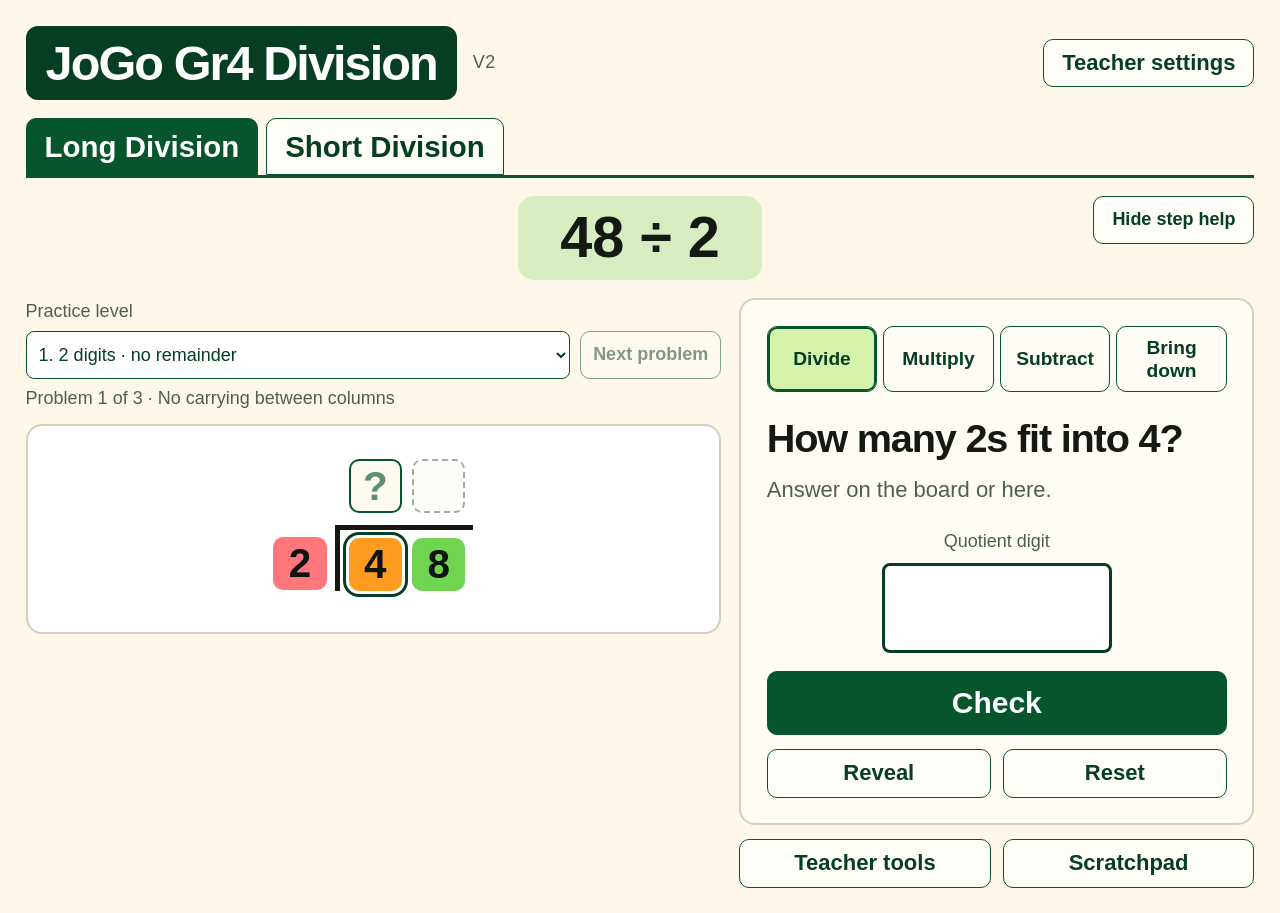
<file: index.html>
<!DOCTYPE html>
<html lang="en">
<head>
  <meta charset="UTF-8">
  <meta name="viewport" content="width=device-width, initial-scale=1.0">
  <title>JoGo Gr4 Division · V2</title>
  <link rel="manifest" href="./manifest.json">
  <link rel="apple-touch-icon" href="./apple-touch-icon.png">
  <meta name="apple-mobile-web-app-capable" content="yes">
  <meta name="apple-mobile-web-app-title" content="Gr4 Division">
  <meta name="theme-color" content="#07552d">
  <link rel="stylesheet" href="./styles.css">
</head>
<body>
  <main class="app">
    <header class="brand">
      <h1>JoGo Gr4 Division</h1>
      <span class="version">V2</span>
      <button id="teacherToggle" type="button" aria-expanded="false" aria-controls="teacherDrawer" onclick="toggleTeacherDrawer()">Teacher settings</button>
    </header>

    <section class="shell">
      <div class="panel">
          <nav class="tabs" aria-label="Division modes">
            <button class="tab-button active" id="longTab" type="button" aria-pressed="true" aria-controls="longPanel" onclick="switchTab('long')">Long Division</button>
            <button class="tab-button" id="shortTab" type="button" aria-pressed="false" aria-controls="shortPanel" onclick="switchTab('short')">Short Division</button>
          </nav>
        <div id="teacherDrawer" class="teacher-drawer hidden">

          <div id="longTeacherControls">
            <div class="controls">
              <input id="longEquation" type="text" value="48 ÷ 2" aria-label="Long division problem" onkeydown="handleSetupKey(event, 'long')">
              <button class="primary" type="button" onclick="setupLongDivision()">Set Up</button>
              <button class="secondary" type="button" onclick="resetLongWork()">Reset</button>
              <button class="secondary" type="button" onclick="revealLongStep()">Reveal</button>
            </div>
            <div id="sampleBank" class="sample-bank" aria-label="Long division sample problems"></div>
          </div>

          <div id="shortTeacherControls" class="hidden">
            <div class="controls">
              <input id="shortEquation" type="text" value="48 ÷ 2" aria-label="Short division problem" onkeydown="handleSetupKey(event, 'short')">
              <button class="primary" type="button" onclick="setupShortDivision()">Set Up</button>
              <button class="secondary" type="button" onclick="checkShortDivision()">Check</button>
              <button class="secondary" type="button" onclick="revealShortDivision()">Reveal</button>
            </div>
            <div class="sample-row" aria-label="Short division sample problems">
              <button type="button" onclick="setShortSample('246 ÷ 2')">246 ÷ 2</button>
              <button type="button" onclick="setShortSample('852 ÷ 8')">852 ÷ 8</button>
              <button type="button" onclick="setShortSample('936 ÷ 3')">936 ÷ 3</button>
              <button type="button" onclick="setShortSample('725 ÷ 6')">725 ÷ 6</button>
            </div>
          </div>
        </div>

        <section id="longPanel">
          <div class="long-heading-row">
            <h2 class="problem-heading"><span id="longProblemHeading">48 ÷ 2</span></h2>
            <button id="lessonToggle" type="button" aria-expanded="true" aria-controls="longStepArea" onclick="toggleLessonHelp()">Hide step help</button>
          </div>
          <div class="work-area long-work-area">
            <div class="board-column">
              <div class="practice-controls">
                <label for="practiceLevel">Practice level</label>
                <select id="practiceLevel" onchange="setPracticeLevel(this.value)" aria-describedby="practiceStatus"></select>
                <button id="nextPractice" type="button" onclick="nextPracticeProblem()" disabled>Next problem</button>
                <p id="practiceStatus" aria-live="polite"></p>
              </div>
              <div id="longBoard" tabindex="0" role="region" aria-label="Long division working board"></div>
            </div>
            <aside class="lesson-column" aria-label="Current division step">
              <div class="lesson-card">
                <div id="longStepArea"></div>
                <div class="secondary-actions">
                  <button type="button" onclick="revealLongStep()">Reveal</button>
                  <button type="button" onclick="resetLongWork()">Reset</button>
                </div>
                <div id="longFeedback" class="feedback" aria-live="polite"></div>
              </div>
              <div class="lesson-tools">
                <button type="button" onclick="toggleTeacherDrawer()">Teacher tools</button>
                <button type="button" aria-controls="scratchpadPanel" onclick="toggleScratchpad()">Scratchpad</button>
              </div>
            </aside>
          </div>
        </section>

        <section id="shortPanel" class="hidden">
          <h2 class="problem-heading"><span id="shortProblemHeading">48 ÷ 2</span></h2>
          <div class="work-area">
            <div id="shortBoard"></div>
            <div class="secondary-actions">
              <button class="primary" type="button" onclick="checkShortDivision()">Check</button>
              <button type="button" onclick="revealShortDivision()">Reveal</button>
              <button type="button" onclick="toggleScratchpad()">Scratchpad</button>
            </div>
            <div id="shortFeedback" class="feedback" aria-live="polite"></div>
          </div>
        </section>
      </div>

      <aside id="scratchpadPanel" class="scratchpad hidden">
        <h2>Scratchpad</h2>
        <div class="tools">
          <button id="pencilBtn" class="primary" type="button" onclick="setTool('pencil')">Pencil</button>
          <button id="eraserBtn" type="button" onclick="setTool('eraser')">Eraser</button>
          <button type="button" onclick="undoCanvas()">Undo</button>
          <button type="button" onclick="redoCanvas()">Redo</button>
          <button type="button" onclick="clearCanvas()">Clear</button>
        </div>
        <canvas id="scratchCanvas" width="320" height="430"></canvas>
      </aside>
    </section>
  </main>

  <script>
    let currentTab = "long";
    let longProblem = null;
    let longStepIndex = 0;
    let longPartIndex = 0;
    let longReadyForNext = false;
    let shortProblem = null;
    let canvas;
    let ctx;
    let drawing = false;
    let tool = "pencil";
    let history = [];
    let historyIndex = -1;

    const practiceLevels = [
      { name: "2 digits · no remainder", note: "No carrying between columns", problems: ["48 ÷ 2", "84 ÷ 4", "96 ÷ 3"] },
      { name: "2 digits · carrying", note: "Carry between columns; no final remainder", problems: ["75 ÷ 5", "72 ÷ 6"] },
      { name: "2 digits · with remainder", note: "Learn to finish with a remainder", problems: ["85 ÷ 4", "74 ÷ 3", "59 ÷ 5", "97 ÷ 6", "79 ÷ 4"] },
      { name: "3 digits · no remainder", note: "Build up to a longer dividend", problems: ["156 ÷ 3", "864 ÷ 4", "426 ÷ 3", "248 ÷ 4", "132 ÷ 6"] },
      { name: "3 digits · with remainder", note: "Longer working with a final remainder", problems: ["137 ÷ 5", "258 ÷ 4", "347 ÷ 6", "529 ÷ 7", "746 ÷ 9"] }
    ];

    function initPractice() {
      document.getElementById("practiceLevel").innerHTML = practiceLevels.map((level, index) => `<option value="${index}">${index + 1}. ${level.name}</option>`).join("") + '<option value="custom" disabled>Custom problem</option>';
      document.getElementById("sampleBank").innerHTML = practiceLevels.map((level, index) => `<div class="sample-band"><div class="sample-label">${index + 1}. ${level.name}</div><div class="sample-buttons">${level.problems.map(problem => `<button type="button" onclick="setLongSample('${problem}')">${problem}</button>`).join("")}</div></div>`).join("");
    }

    function practicePosition() {
      if (!longProblem) return { level: -1, problem: -1 };
      const equation = `${longProblem.dividend} ÷ ${longProblem.divisor}`;
      const level = practiceLevels.findIndex(item => item.problems.includes(equation));
      return { level, problem: level < 0 ? -1 : practiceLevels[level].problems.indexOf(equation) };
    }

    function updatePracticeControls() {
      const position = practicePosition();
      const button = document.getElementById("nextPractice");
      const level = practiceLevels[position.level];
      const finished = !!longProblem && !longProblem.steps[longStepIndex];
      document.getElementById("practiceLevel").value = level ? String(position.level) : "custom";
      document.getElementById("practiceStatus").textContent = level
        ? `Problem ${position.problem + 1} of ${level.problems.length} · ${level.note}`
        : "Custom problem · choose a level to return to guided practice";
      button.disabled = !finished;
      button.textContent = !level ? "Start practice" : position.problem < level.problems.length - 1
        ? "Next problem" : position.level < practiceLevels.length - 1 ? "Next level" : "Practise again";
    }

    function setPracticeLevel(value) {
      const level = practiceLevels[Number(value)];
      if (level) setLongSample(level.problems[0]);
    }

    function nextPracticeProblem() {
      if (!longProblem || longProblem.steps[longStepIndex]) return;
      const position = practicePosition();
      const level = practiceLevels[position.level];
      if (!level) return setPracticeLevel(0);
      if (position.problem + 1 < level.problems.length) setLongSample(level.problems[position.problem + 1]);
      else setPracticeLevel(position.level + 1 < practiceLevels.length ? position.level + 1 : position.level);
    }

    function parseEquation(value) {
      const parts = value.split(/[÷/]/).map(part => part.trim());
      if (parts.length !== 2) return { error: "Use this format: 84 ÷ 4" };
      if (parts.some(part => !/^\d+$/.test(part))) return { error: "Use whole numbers only." };
      const dividend = Number(parts[0]);
      const divisor = Number(parts[1]);
      if (!Number.isSafeInteger(dividend) || !Number.isSafeInteger(divisor)) return { error: "Use smaller whole numbers." };
      if (dividend < 0 || divisor <= 0) return { error: "The dividend must be 0 or more, and the divisor must be bigger than 0." };
      if (divisor > 12) return { error: "For Grade 4 practice, keep the divisor 12 or less." };
      return { dividend, divisor };
    }

    function toggleLessonHelp() {
      const collapsed = document.getElementById("longPanel").classList.toggle("help-collapsed");
      const button = document.getElementById("lessonToggle");
      button.setAttribute("aria-expanded", String(!collapsed));
      button.textContent = collapsed ? "Show step help" : "Hide step help";
      requestAnimationFrame(drawBringDownArrows);
    }

    function toggleTeacherDrawer() {
      const hidden = document.getElementById("teacherDrawer").classList.toggle("hidden");
      document.getElementById("teacherToggle").setAttribute("aria-expanded", String(!hidden));
    }

    function toggleScratchpad() {
      const panel = document.getElementById("scratchpadPanel");
      panel.classList.toggle("hidden");
      if (!panel.classList.contains("hidden")) resizeCanvasForDisplay();
    }

    function switchTab(tab) {
      currentTab = tab;
      document.getElementById("longPanel").classList.toggle("hidden", tab !== "long");
      document.getElementById("shortPanel").classList.toggle("hidden", tab !== "short");
      document.getElementById("longTeacherControls").classList.toggle("hidden", tab !== "long");
      document.getElementById("shortTeacherControls").classList.toggle("hidden", tab !== "short");
      document.getElementById("longTab").classList.toggle("active", tab === "long");
      document.getElementById("shortTab").classList.toggle("active", tab === "short");
      document.getElementById("longTab").setAttribute("aria-pressed", String(tab === "long"));
      document.getElementById("shortTab").setAttribute("aria-pressed", String(tab === "short"));
      if (tab === "long") requestAnimationFrame(drawBringDownArrows);
    }

    function setLongSample(problem) {
      document.getElementById("longEquation").value = problem;
      setupLongDivision();
    }

    function setShortSample(problem) {
      document.getElementById("shortEquation").value = problem;
      setupShortDivision();
    }

    function handleSetupKey(event, mode) {
      if (event.key !== "Enter") return;
      event.preventDefault();
      if (mode === "long") setupLongDivision();
      else setupShortDivision();
    }

    function placeLabel(index, length) {
      const labels = ["ones", "tens", "hundreds", "thousands", "ten thousands"];
      return labels[length - index - 1] || "";
    }

    function buildLongSteps(dividend, divisor) {
      const digits = String(dividend).split("").map(Number);
      const steps = [];
      let partial = 0;
      let startIndex = 0;

      digits.forEach((digit, index) => {
        partial = partial * 10 + digit;
        const isLast = index === digits.length - 1;
        if (partial >= divisor || isLast || steps.length > 0) {
          const qDigit = Math.floor(partial / divisor);
          const product = qDigit * divisor;
          const remainder = partial - product;
          steps.push({
            startIndex,
            endIndex: index,
            partial,
            qDigit,
            product,
            remainder,
            bringDown: isLast ? "" : String(digits[index + 1])
          });
          partial = remainder;
          startIndex = index + 1;
        }
      });

      return steps;
    }

    function setupLongDivision() {
      const parsed = parseEquation(document.getElementById("longEquation").value);
      const feedback = document.getElementById("longFeedback");
      feedback.textContent = "";
      feedback.className = "feedback";

      if (parsed.error) {
        longProblem = null;
        document.getElementById("longProblemHeading").textContent = "Choose a division problem";
        document.getElementById("longBoard").innerHTML = "";
        document.getElementById("longStepArea").innerHTML = "";
        feedback.textContent = parsed.error;
        feedback.classList.add("bad");
        updatePracticeControls();
        return;
      }

      longProblem = {
        dividend: parsed.dividend,
        divisor: parsed.divisor,
        steps: buildLongSteps(parsed.dividend, parsed.divisor)
      };
      longStepIndex = 0;
      longPartIndex = 0;
      longReadyForNext = false;
      document.getElementById("longProblemHeading").textContent = `${parsed.dividend} ÷ ${parsed.divisor}`;
      renderLongDivision();
    }

    function resetLongWork() {
      if (!longProblem) return setupLongDivision();
      longStepIndex = 0;
      longPartIndex = 0;
      longReadyForNext = false;
      document.getElementById("longFeedback").textContent = "";
      renderLongDivision();
    }

    function longPartsForStep(step) {
      return step.bringDown === "" ? ["divide", "multiply", "subtract"] : ["divide", "multiply", "subtract", "bring"];
    }

    function currentLongPart() {
      const step = longProblem.steps[longStepIndex];
      if (!step) return null;
      return longPartsForStep(step)[longPartIndex];
    }

    function longPartDetails(step, part) {
      const details = {
        divide: {
          title: "Divide",
          prompt: `How many ${longProblem.divisor}s fit into ${step.partial}?`,
          label: "Quotient digit",
          answer: String(step.qDigit)
        },
        multiply: {
          title: "Multiply",
          prompt: `${longProblem.divisor} × ${step.qDigit} = ?`,
          label: "Product",
          answer: String(step.product)
        },
        subtract: {
          title: "Subtract",
          prompt: `${step.partial} − ${step.product} = ?`,
          label: "Remainder",
          answer: String(step.remainder)
        },
        bring: {
          title: "Bring Down",
          prompt: "Which digit comes down next?",
          label: "Next digit",
          answer: step.bringDown
        }
      };
      return details[part];
    }

    function longStepLine(step, part) {
      const lines = {
        divide: `${longProblem.divisor} into ${step.partial} = ${step.qDigit}`,
        multiply: `${longProblem.divisor} × ${step.qDigit} = ${step.product}`,
        subtract: `${step.partial} − ${step.product} = ${step.remainder}`,
        bring: `Bring down ${step.bringDown}`
      };
      return lines[part];
    }

    function renderWorkingLines() {
      const lines = [];
      longProblem.steps.forEach((step, stepIndex) => {
        const parts = longPartsForStep(step);
        let visibleCount = 0;
        if (stepIndex < longStepIndex) visibleCount = parts.length;
        if (stepIndex === longStepIndex) visibleCount = longPartIndex + (longReadyForNext ? 1 : 0);
        parts.slice(0, visibleCount).forEach(part => lines.push(longStepLine(step, part)));
      });
      return lines.length ? `<details class="working-lines"><summary>Working in words</summary><div class="working-list">${lines.map(line => `<div>${line}</div>`).join("")}</div></details>` : "";
    }

    function isLongPartVisible(stepIndex, partName) {
      const step = longProblem.steps[stepIndex];
      const parts = longPartsForStep(step);
      let visibleCount = 0;
      if (stepIndex < longStepIndex) visibleCount = parts.length;
      if (stepIndex === longStepIndex) visibleCount = longPartIndex + (longReadyForNext ? 1 : 0);
      return parts.slice(0, visibleCount).includes(partName);
    }

    function handleLongMainAction() {
      if (longReadyForNext) advanceLongPart();
      else checkLongStep();
    }

    function syncLongAnswer(source) {
      const boxes = [...document.querySelectorAll('[data-board-digit]')];
      if (source.matches('[data-board-digit]')) {
        document.getElementById("longAnswer").value = boxes.map(box => box.value).join("");
        const next = boxes[Number(source.dataset.boardDigit) + 1];
        if (source.value.length === 1 && next) next.focus({ preventScroll: true });
      } else {
        boxes.forEach((box, index) => { box.value = source.value[index] || ""; });
      }
    }

    function handleLongAnswerKey(event) {
      if (event.key === "Backspace" && event.target.matches('[data-board-digit]') && event.target.value === "") {
        const previous = document.querySelector(`[data-board-digit="${Number(event.target.dataset.boardDigit) - 1}"]`);
        if (previous) { event.preventDefault(); previous.focus({ preventScroll: true }); }
      }
      if (event.key !== "Enter") return;
      event.preventDefault();
      handleLongMainAction();
    }

    function checkLongStep() {
      if (!longProblem || !longProblem.steps[longStepIndex]) return;
      const active = longProblem.steps[longStepIndex];
      const feedback = document.getElementById("longFeedback");
      const part = currentLongPart();
      const detail = longPartDetails(active, part);
      const answer = document.getElementById("longAnswer").value.trim();
      feedback.className = "feedback";

      if (answer !== detail.answer) {
        const hints = {
          divide: `Think: how many ${longProblem.divisor}s can fit without going over ${active.partial}?`,
          multiply: "Use the quotient digit you just found.",
          subtract: "Subtract the product from the number you divided.",
          bring: "Look at the next digit in the dividend."
        };
        feedback.textContent = hints[part];
        feedback.classList.add("bad");
        return;
      }

      longReadyForNext = true;
      feedback.textContent = "Good.";
      feedback.classList.add("good");
      renderLongDivision();
    }

    function revealLongStep() {
      if (!longProblem) return setupLongDivision();
      const active = longProblem.steps[longStepIndex];
      if (!active) return;
      const detail = longPartDetails(active, currentLongPart());
      document.getElementById("longAnswer").value = detail.answer;
      longReadyForNext = true;
      const feedback = document.getElementById("longFeedback");
      feedback.textContent = "Revealed.";
      feedback.className = "feedback good";
      renderLongDivision();
    }

    function advanceLongPart() {
      if (!longProblem || !longProblem.steps[longStepIndex]) return;
      const parts = longPartsForStep(longProblem.steps[longStepIndex]);
      if (longPartIndex < parts.length - 1) {
        longPartIndex += 1;
      } else {
        longStepIndex += 1;
        longPartIndex = 0;
      }
      longReadyForNext = false;
      const feedback = document.getElementById("longFeedback");
      feedback.textContent = longProblem.steps[longStepIndex] && currentLongPart() === "divide" && longStepIndex > 0
        ? `${longProblem.steps[longStepIndex - 1].bringDown} brought down. Now divide ${longProblem.steps[longStepIndex].partial}.` : "";
      feedback.className = "feedback good";
      renderLongDivision();
    }

    function nextLongStep() {
      advanceLongPart();
    }

    function setupShortDivision() {
      const parsed = parseEquation(document.getElementById("shortEquation").value);
      const board = document.getElementById("shortBoard");
      const feedback = document.getElementById("shortFeedback");
      feedback.textContent = "";
      feedback.className = "feedback";

      if (parsed.error) {
        shortProblem = null;
        document.getElementById("shortProblemHeading").textContent = "Choose a division problem";
        board.innerHTML = "";
        feedback.textContent = parsed.error;
        feedback.classList.add("bad");
        return;
      }

      shortProblem = parsed;
      document.getElementById("shortProblemHeading").textContent = `${parsed.dividend} ÷ ${parsed.divisor}`;
      const digits = String(parsed.dividend).split("");
      board.innerHTML = `
        <div class="short-grid">
          <div class="divisor">${parsed.divisor}</div>
          <div class="short-house">
            <div class="short-quotient" id="shortQuotient">
              ${digits.map((_, index) => `<input class="q-box" id="sq-${index}" aria-label="${placeLabel(index, digits.length)} quotient digit" inputmode="numeric" maxlength="1">`).join("")}
              <span style="font-size:1.1rem; align-self:center;">rem.</span>
              <input class="q-box" id="shortRemainder" aria-label="Final remainder" inputmode="numeric" maxlength="2">
            </div>
            <div class="short-dividend">
              ${digits.map((digit, index) => `
                <div class="short-digit">
                  ${index > 0 ? `<input class="carry" id="carry-${index}" aria-label="Remainder carried into ${placeLabel(index, digits.length)}" inputmode="numeric" maxlength="2">` : ""}
                  ${digit}
                </div>
              `).join("")}
            </div>
          </div>
        </div>
      `;
    }

    function shortWorking() {
      const digits = String(shortProblem.dividend).split("").map(Number);
      let carried = 0;
      const carries = [];
      let quotient = "";
      digits.forEach((digit, index) => {
        const value = carried * 10 + digit;
        const qDigit = Math.floor(value / shortProblem.divisor);
        carried = value % shortProblem.divisor;
        quotient += qDigit;
        if (index < digits.length - 1) carries.push(carried);
      });
      return { quotient: String(Number(quotient)), remainder: carried, carries };
    }

    function checkShortDivision() {
      if (!shortProblem) return setupShortDivision();
      const feedback = document.getElementById("shortFeedback");
      const correct = shortWorking();
      const qInputs = [...document.querySelectorAll("#shortQuotient .q-box")]
        .filter(input => input.id !== "shortRemainder")
        .map(input => input.value.trim()).join("");
      const userQ = String(Number(qInputs || "0"));
      const userR = Number(document.getElementById("shortRemainder").value || "0");
      let carriesOk = true;

      correct.carries.forEach((carry, index) => {
        const input = document.getElementById(`carry-${index + 1}`);
        if (input && Number(input.value || "0") !== carry) carriesOk = false;
      });

      feedback.className = "feedback";
      if (userQ === correct.quotient && userR === correct.remainder && carriesOk) {
        feedback.textContent = "Correct.";
        feedback.classList.add("good");
      } else {
        feedback.textContent = `Check again. Answer should be ${correct.quotient}${correct.remainder ? " rem. " + correct.remainder : ""}.`;
        feedback.classList.add("bad");
      }
    }

    function revealShortDivision() {
      if (!shortProblem) setupShortDivision();
      if (!shortProblem) return;
      const correct = shortWorking();
      const qDigits = correct.quotient.padStart(String(shortProblem.dividend).length, ' ').split("");
      document.querySelectorAll("#shortQuotient .q-box").forEach((input, index) => {
        if (input.id !== "shortRemainder") input.value = qDigits[index] || "";
      });
      document.getElementById("shortRemainder").value = correct.remainder;
      correct.carries.forEach((carry, index) => {
        const input = document.getElementById(`carry-${index + 1}`);
        if (input) input.value = carry;
      });
      const feedback = document.getElementById("shortFeedback");
      feedback.textContent = "Answer revealed.";
      feedback.className = "feedback good";
    }

    function initCanvas() {
      canvas = document.getElementById("scratchCanvas");
      ctx = canvas.getContext("2d");
      ctx.lineWidth = 3;
      ctx.lineCap = "round";
      ctx.lineJoin = "round";
      ctx.strokeStyle = "#111";
      saveCanvas();

      canvas.addEventListener("mousedown", startDraw);
      canvas.addEventListener("mousemove", draw);
      canvas.addEventListener("mouseup", stopDraw);
      canvas.addEventListener("mouseleave", stopDraw);
      canvas.addEventListener("touchstart", startDraw, { passive: false });
      canvas.addEventListener("touchmove", draw, { passive: false });
      canvas.addEventListener("touchend", stopDraw);
      window.addEventListener("resize", resizeCanvasForDisplay);
      resizeCanvasForDisplay();
    }

    function resizeCanvasForDisplay() {
      const image = canvas.toDataURL();
      const rect = canvas.getBoundingClientRect();
      canvas.width = Math.max(280, Math.floor(rect.width));
      canvas.height = Math.max(280, Math.floor(rect.height));
      const img = new Image();
      img.onload = () => ctx.drawImage(img, 0, 0, canvas.width, canvas.height);
      img.src = image;
      setTool(tool);
    }

    function pointerPosition(event) {
      const rect = canvas.getBoundingClientRect();
      const point = event.touches ? event.touches[0] : event;
      return { x: point.clientX - rect.left, y: point.clientY - rect.top };
    }

    function startDraw(event) {
      event.preventDefault();
      drawing = true;
      const pos = pointerPosition(event);
      ctx.beginPath();
      ctx.moveTo(pos.x, pos.y);
    }

    function draw(event) {
      if (!drawing) return;
      event.preventDefault();
      const pos = pointerPosition(event);
      ctx.lineTo(pos.x, pos.y);
      ctx.stroke();
    }

    function stopDraw() {
      if (!drawing) return;
      drawing = false;
      ctx.closePath();
      saveCanvas();
    }

    function setTool(nextTool) {
      tool = nextTool;
      ctx.globalCompositeOperation = tool === "eraser" ? "destination-out" : "source-over";
      ctx.strokeStyle = "#111";
      ctx.lineWidth = tool === "eraser" ? 18 : 3;
      document.getElementById("pencilBtn").classList.toggle("primary", tool === "pencil");
      document.getElementById("eraserBtn").classList.toggle("primary", tool === "eraser");
    }

    function saveCanvas() {
      history = history.slice(0, historyIndex + 1);
      history.push(canvas.toDataURL());
      historyIndex = history.length - 1;
    }

    function restoreCanvas() {
      const img = new Image();
      img.onload = () => {
        ctx.clearRect(0, 0, canvas.width, canvas.height);
        ctx.drawImage(img, 0, 0, canvas.width, canvas.height);
      };
      img.src = history[historyIndex];
    }

    function undoCanvas() {
      if (historyIndex <= 0) return;
      historyIndex -= 1;
      restoreCanvas();
    }

    function redoCanvas() {
      if (historyIndex >= history.length - 1) return;
      historyIndex += 1;
      restoreCanvas();
    }

    function clearCanvas() {
      ctx.clearRect(0, 0, canvas.width, canvas.height);
      saveCanvas();
    }

    window.addEventListener("load", () => {
      initPractice();
      setupLongDivision();
      setupShortDivision();
      switchTab("long");
      initCanvas();
      new ResizeObserver(drawBringDownArrows).observe(document.getElementById("longBoard"));
      if ("serviceWorker" in navigator) {
        navigator.serviceWorker.register("./sw.js").catch(() => {});
      }
    });
  </script>
  <script src="./board.js"></script>
</body>
</html>
</file>
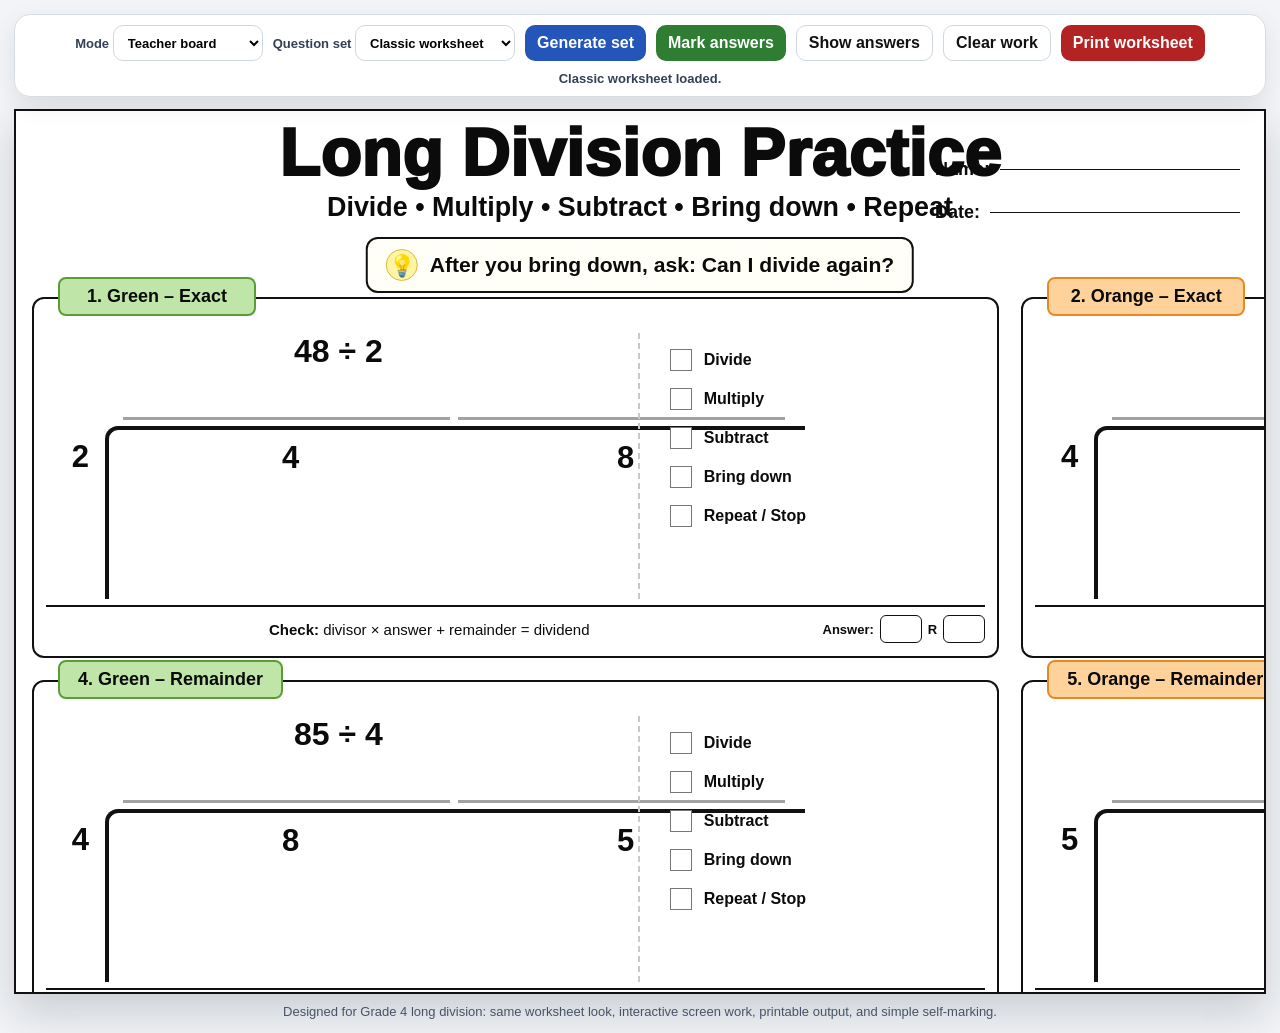
<file: long-division-web-app-v1/index.html>
<!doctype html>
<html lang="en">
<head>
<meta charset="utf-8">
<meta name="viewport" content="width=device-width,initial-scale=1">
<title>Long Division Web App v1</title>
<style>
:root{
  --ink:#0b0b0b;--paper:#fff;--bg:#f2f4f7;
  --green:#bfe6a8;--green2:#5a9d35;
  --orange:#ffd29b;--orange2:#e68a24;
  --red:#ff9d9d;--red2:#df4040;
  --black:#111;--black2:#333;
  --purple:#d9c2ff;--purple2:#7a3ec8;
  --blue:#2356b8;
}
*{box-sizing:border-box}
body{margin:0;background:var(--bg);font-family:Arial,Helvetica,sans-serif;color:var(--ink)}
button,select,input{font:inherit}
.app{max-width:1540px;margin:auto;padding:14px}
.toolbar{position:sticky;top:0;z-index:5;display:flex;flex-wrap:wrap;gap:10px;align-items:center;justify-content:center;background:rgba(255,255,255,.96);border:1px solid #d6dce3;border-radius:16px;padding:10px;box-shadow:0 8px 24px rgba(0,0,0,.09);margin-bottom:12px}
.toolbar label{font-weight:800;font-size:13px;color:#344054}
.toolbar select,.toolbar input{height:36px;border:1px solid #cfd7df;border-radius:10px;background:white;padding:0 10px}
.btn{height:36px;border:0;border-radius:10px;padding:0 12px;font-weight:900;background:#111;color:#fff;cursor:pointer}
.btn.light{background:#fff;color:#111;border:1px solid #cfd7df}
.btn.blue{background:var(--blue)}
.btn.green{background:#2f7d32}
.btn.red{background:#b42323}
.status{font-size:13px;font-weight:800;color:#344054;min-width:190px;text-align:center}
.wrap{display:flex;justify-content:center}
#sheet{width:min(1488px,98vw);aspect-ratio:1.414/1;background:var(--paper);border:2px solid #111;box-shadow:0 18px 42px rgba(16,24,40,.18);padding:10px 16px 28px;overflow:hidden}
.header{height:176px;position:relative;text-align:center}
.title{margin:0;font-size:clamp(42px,5.2vw,76px);font-weight:1000;line-height:.98;letter-spacing:.2px;font-family:"Arial Rounded MT Bold","Trebuchet MS",Arial,sans-serif}
.subtitle{margin-top:6px;font-size:clamp(19px,2.1vw,29px);font-weight:900}
.namebox{position:absolute;right:8px;top:38px;width:305px;text-align:left;font-size:18px;font-weight:900}
.linefield{display:flex;align-items:center;gap:10px;margin-bottom:22px}
.linefield span:last-child{height:1.5px;background:#111;flex:1}
.tip{position:absolute;left:50%;top:116px;transform:translateX(-50%);display:inline-flex;align-items:center;gap:12px;border:2px solid #111;border-radius:12px;background:#fffef7;padding:10px 18px;font-size:clamp(16px,1.65vw,23px);font-weight:800;white-space:nowrap}
.bulb{display:grid;place-items:center;width:32px;height:32px;border-radius:50%;background:#fff3a4;border:1px solid #d8bb43}
.panels{height:calc(100% - 176px);display:grid;grid-template-columns:repeat(3,1fr);grid-template-rows:repeat(2,1fr);gap:22px}
.panel{position:relative;border:2px solid #111;border-radius:12px;background:#fff;padding:34px 12px 13px;display:grid;grid-template-columns:63% 37%;grid-template-rows:1fr auto;overflow:visible}
.tab{position:absolute;top:-22px;left:24px;height:39px;min-width:198px;border-radius:8px;border:2px solid;padding:7px 18px 6px;font-size:18px;font-weight:900;text-align:center}
.green .tab{background:var(--green);border-color:var(--green2)}
.orange .tab{background:var(--orange);border-color:var(--orange2)}
.red .tab{background:var(--red);border-color:var(--red2)}
.black .tab{background:var(--black);border-color:var(--black2);color:#fff}
.purple .tab{background:var(--purple);border-color:var(--purple2);color:#250044}
.problem{padding:0 12px 0 5px}
.sum{font-size:32px;font-weight:900;text-align:center;margin:0 0 22px}
.division{display:grid;grid-template-columns:54px 1fr;grid-template-rows:34px auto;min-height:178px}
.divisor{grid-column:1;grid-row:2;padding-top:13px;text-align:right;padding-right:16px;font-size:31px;font-weight:900}
.qrow{grid-column:2;grid-row:1;display:grid;gap:8px;padding-left:18px;padding-right:20px}
.qslot{height:28px;border:0;border-bottom:3px solid #a2a2a2;text-align:center;font-size:25px;font-weight:900;background:transparent;outline:none}
.qslot:focus{border-bottom-color:var(--blue);background:#eef4ff}
.good{border-color:#2f7d32!important;background:#eefbea!important}
.bad{border-color:#c62828!important;background:#fff1f1!important}
.bracket{grid-column:2;grid-row:2;min-height:166px;border-left:4px solid #111;border-top:4px solid #111;border-top-left-radius:13px;padding:10px 16px 10px 18px}
.digits{display:grid;gap:8px;font-size:31px;font-weight:900;text-align:center}
.workpad{margin-top:13px;min-height:100px;border:1px dashed transparent;border-radius:8px;padding:6px 8px;font-size:22px;line-height:1.35;white-space:pre-wrap;outline:none}
.workpad:focus{border-color:#b9c7d8;background:#fbfdff}
.steps{border-left:2px dashed #c9c9c9;padding-left:30px;padding-top:16px;display:flex;flex-direction:column;gap:17px}
.step{display:flex;align-items:center;gap:12px;font-size:16px;font-weight:700;white-space:nowrap}
.step input{appearance:none;width:22px;height:22px;border:1.8px solid #777;background:white;margin:0}
.step input:checked{background:#111;border-color:#111}
.step input:checked:after{content:"✓";display:block;color:white;text-align:center;font-size:17px;font-weight:900}
.footer{grid-column:1/3;border-top:2px solid #111;margin-top:6px;padding-top:8px;display:grid;grid-template-columns:1fr auto;align-items:center;gap:10px;text-align:center;font-size:15px}
.footer strong{font-weight:900}
.answer{display:flex;gap:6px;align-items:center;justify-content:flex-end;font-size:13px;font-weight:900}
.answer input{width:42px;height:28px;border:1.6px solid #111;border-radius:6px;text-align:center;font-weight:900}
.feedback{position:absolute;left:16px;right:16px;bottom:44px;display:none;padding:5px 8px;border-radius:8px;font-size:13px;font-weight:900;text-align:center}
.feedback.show{display:block}
.feedback.ok{background:#edf8ed;color:#236528;border:1px solid #9dcc9d}
.feedback.no{background:#fff0f0;color:#a01818;border:1px solid #eeaaaa}
.badge{position:absolute;right:15px;top:11px;display:none;padding:5px 9px;border-radius:999px;background:#111;color:#fff;font-size:13px;font-weight:900}
body.show-answers .badge{display:block}
.note{max-width:1488px;margin:10px auto 0;color:#475467;font-size:13px;text-align:center}
@media(max-width:900px){.wrap{overflow:auto;justify-content:flex-start}#sheet{width:1200px;max-width:none}.toolbar{position:relative}.status{width:100%}}
@page{size:A4 landscape;margin:6mm}
@media print{
  body{background:white}.app{padding:0;max-width:none}.toolbar,.note,.answer,.feedback,.badge{display:none!important}
  #sheet{width:100%;height:auto;box-shadow:none;border:1.5px solid #111;padding:6px 10px 22px}
  .header{height:148px}.title{font-size:50px}.subtitle{font-size:20px}.tip{top:100px;font-size:16px;padding:7px 12px}.bulb{width:26px;height:26px}.namebox{font-size:15px;top:33px;width:260px}
  .panels{height:calc(100% - 148px);gap:15px}.panel{padding:28px 10px 10px}.tab{top:-18px;height:32px;min-width:168px;font-size:14px;padding:6px 10px}.sum{font-size:24px;margin-bottom:16px}.divisor,.digits{font-size:25px}.qslot{font-size:1px;color:transparent!important;background:transparent!important;border-bottom:2px solid #999!important}.bracket{border-left-width:3px;border-top-width:3px;min-height:136px}.division{grid-template-columns:42px 1fr;min-height:145px}.workpad{min-height:72px}.steps{gap:11px;padding-left:22px;padding-top:12px}.step{font-size:13px}.step input{width:17px;height:17px}.footer{font-size:11.5px;padding-top:6px}
}
</style>
</head>
<body>
<div class="app">
  <div class="toolbar">
    <label>Mode <select id="mode"><option value="teacher">Teacher board</option><option value="practice">Student practice</option><option value="print">Printable preview</option></select></label>
    <label>Question set <select id="set"><option value="classic">Classic worksheet</option><option value="balanced">Balanced random</option><option value="easy">Easier</option><option value="challenge">Challenge random</option><option value="challengeBlack">Challenge – Black</option><option value="challengePurple">Challenge – Purple</option></select></label>
    <button class="btn blue" id="newBtn">Generate set</button>
    <button class="btn green" id="markBtn">Mark answers</button>
    <button class="btn light" id="ansBtn">Show answers</button>
    <button class="btn light" id="clearBtn">Clear work</button>
    <button class="btn red" id="printBtn">Print worksheet</button>
    <span class="status" id="status">Ready.</span>
  </div>
  <div class="wrap"><main id="sheet">
    <header class="header">
      <h1 class="title">Long Division Practice</h1>
      <div class="subtitle" id="subtitle">Divide • Multiply • Subtract • Bring down • Repeat</div>
      <div class="namebox"><div class="linefield"><span>Name:</span><span></span></div><div class="linefield"><span>Date:</span><span></span></div></div>
      <div class="tip"><span class="bulb">💡</span><span>After you bring down, ask: Can I divide again?</span></div>
    </header>
    <section class="panels" id="panels"></section>
  </main></div>
  <div class="note">Designed for Grade 4 long division: same worksheet look, interactive screen work, printable output, and simple self-marking.</div>
</div>
<script>
const $=s=>document.querySelector(s);
const panels=$('#panels'),status=$('#status'),subtitle=$('#subtitle');
let problems=[];

const classic=[
  ['green','1. Green – Exact',48,2],['orange','2. Orange – Exact',248,4],['red','3. Red – Exact',864,4],
  ['green','4. Green – Remainder',85,4],['orange','5. Orange – Remainder',137,5],['red','6. Red – Remainder',529,7]
];

const challengeBlack=[
  ['black','1. Black Challenge',375,9],
  ['black','2. Black Challenge',132,5],
  ['black','3. Black Challenge',999,4],
  ['black','4. Black Challenge',856,8],
  ['black','5. Black Challenge',684,7],
  ['black','6. Black Challenge',743,6]
];

const challengePurple=[
  ['purple','1. Purple Challenge',4735,3],
  ['purple','2. Purple Challenge',4735,15],
  ['purple','3. Purple Challenge',8624,7],
  ['purple','4. Purple Challenge',9876,8],
  ['purple','5. Purple Challenge',7392,12],
  ['purple','6. Purple Challenge',8457,16]
];

function q(a,b){return Math.floor(a/b)}
function r(a,b){return a%b}
function digits(n){return String(n).split('')}
function slots(a,b){return String(q(a,b)).padStart(String(a).length,' ').split('')}
function fromList(list){return list.map(x=>({level:x[0],label:x[1],dividend:x[2],divisor:x[3]}))}

function makeProblem(level,label,exact){
  let divs=level==='green'?[2,3,4,5]:level==='orange'?[3,4,5,6,7]:[4,6,7,8,9];
  let d=divs[Math.floor(Math.random()*divs.length)],min=level==='green'?24:level==='orange'?110:300,max=level==='green'?99:level==='orange'?399:999;
  let n=0,guard=0;
  do{n=Math.floor(Math.random()*(max-min+1))+min;guard++}while(((n%d===0)!==exact||q(n,d)<10)&&guard<500);
  return{level,label,dividend:n,divisor:d}
}

function build(kind){
  if(kind==='classic')return fromList(classic);
  if(kind==='challengeBlack')return fromList(challengeBlack);
  if(kind==='challengePurple')return fromList(challengePurple);
  let easy=kind==='easy',challenge=kind==='challenge';
  let specs=[['green','1. Green – Exact',true],['orange','2. Orange – Exact',true],['red','3. Red – Exact',true],['green','4. Green – Remainder',false],['orange','5. Orange – Remainder',false],['red','6. Red – Remainder',false]];
  return specs.map(s=>makeProblem(easy&&s[0]==='red'?'orange':challenge&&s[0]==='green'?'orange':s[0],s[1],s[2]))
}

function setHeading(){
  const kind=$('#set').value;
  const text={
    classic:'Divide • Multiply • Subtract • Bring down • Repeat',
    balanced:'Balanced random practice',
    easy:'Easier practice',
    challenge:'Challenge random practice',
    challengeBlack:'Black Challenge • 3-digit division',
    challengePurple:'Purple Challenge • higher level division'
  }[kind]||'Divide • Multiply • Subtract • Bring down • Repeat';
  subtitle.textContent=text;
}

function render(){
  panels.innerHTML='';
  problems.forEach((p,i)=>{
    let ds=digits(p.dividend),ans=q(p.dividend,p.divisor),rem=r(p.dividend,p.divisor);
    let el=document.createElement('article');
    el.className='panel '+p.level;
    el.dataset.i=i;
    el.innerHTML=`<div class="tab">${p.label}</div><div class="badge">${ans}${rem?' R '+rem:''}</div><div class="problem"><div class="sum">${p.dividend} ÷ ${p.divisor}</div><div class="division"><div class="divisor">${p.divisor}</div><div class="qrow" style="grid-template-columns:repeat(${ds.length},1fr)">${ds.map((_,j)=>`<input class="qslot" maxlength="1" inputmode="numeric" data-slot="${j}">`).join('')}</div><div class="bracket"><div class="digits" style="grid-template-columns:repeat(${ds.length},1fr)">${ds.map(d=>`<span>${d}</span>`).join('')}</div><div class="workpad" contenteditable="true" spellcheck="false"></div></div></div></div><div class="steps">${['Divide','Multiply','Subtract','Bring down','Repeat / Stop'].map(x=>`<label class="step"><input type="checkbox"><span>${x}</span></label>`).join('')}</div><div class="feedback"></div><div class="footer"><div><strong>Check:</strong> divisor × answer + remainder = dividend</div><div class="answer"><span>Answer:</span><input class="finalq" inputmode="numeric"><span>R</span><input class="finalr" inputmode="numeric"></div></div>`;
    panels.appendChild(el)
  });
  wire()
}

function wire(){
  document.querySelectorAll('.qslot,.finalq,.finalr').forEach(inp=>inp.addEventListener('input',e=>{
    e.target.value=e.target.value.replace(/[^0-9]/g,'').slice(0,e.target.classList.contains('qslot')?1:4);
    if(e.target.classList.contains('qslot')&&e.target.value){
      let n=e.target.closest('.qrow').querySelector(`[data-slot="${+e.target.dataset.slot+1}"]`);
      if(n)n.focus()
    }
  }))
}

function mark(){
  let c=0;
  document.querySelectorAll('.panel').forEach(panel=>{
    let p=problems[+panel.dataset.i],exQ=String(q(p.dividend,p.divisor)),exR=String(r(p.dividend,p.divisor)),exSlots=slots(p.dividend,p.divisor);
    let slotInputs=[...panel.querySelectorAll('.qslot')];
    let slotQ=slotInputs.map(x=>x.value).join('').replace(/^0+(?=\d)/,'');
    let fQ=panel.querySelector('.finalq').value.replace(/^0+(?=\d)/,''),fRraw=panel.querySelector('.finalr').value,fR=(fRraw||'0').replace(/^0+(?=\d)/,'');
    let givenQ=fQ||slotQ;
    let ok=givenQ===exQ&&fR===exR;
    slotInputs.forEach((x,j)=>{x.classList.remove('good','bad');if(x.value)x.classList.add(x.value===exSlots[j]?'good':'bad')});
    ['finalq','finalr'].forEach(cls=>panel.querySelector('.'+cls).classList.remove('good','bad'));
    if(fQ)panel.querySelector('.finalq').classList.add(givenQ===exQ?'good':'bad');
    if(fRraw||exR!=='0')panel.querySelector('.finalr').classList.add(fR===exR?'good':'bad');
    let fb=panel.querySelector('.feedback');
    fb.className='feedback show '+(ok?'ok':'no');
    fb.textContent=ok?'✅ Correct':'Check again: divisor × answer + remainder.';
    if(ok)c++
  });
  localStorage.setItem('longDivisionLastScore',c+'/6');
  status.textContent='Score: '+c+'/6 saved on this device.'
}

function clearWork(){
  document.querySelectorAll('input').forEach(x=>{if(x.type!=='checkbox')x.value='';else x.checked=false;x.classList.remove('good','bad')});
  document.querySelectorAll('.workpad').forEach(x=>x.textContent='');
  document.querySelectorAll('.feedback').forEach(x=>{x.className='feedback';x.textContent=''})
}

function newSet(){
  document.body.classList.remove('show-answers');
  $('#ansBtn').textContent='Show answers';
  setHeading();
  problems=build($('#set').value);
  render();
  const messages={classic:'Classic worksheet loaded.',balanced:'New balanced set generated.',easy:'New easier set generated.',challenge:'New challenge set generated.',challengeBlack:'Black challenge loaded.',challengePurple:'Purple challenge loaded.'};
  status.textContent=messages[$('#set').value]||'New set generated.'
}

$('#newBtn').onclick=newSet;
$('#markBtn').onclick=()=>{mark();$('#mode').value='practice'};
$('#ansBtn').onclick=()=>{document.body.classList.toggle('show-answers');$('#ansBtn').textContent=document.body.classList.contains('show-answers')?'Hide answers':'Show answers'};
$('#clearBtn').onclick=clearWork;
$('#printBtn').onclick=()=>{document.body.classList.remove('show-answers');$('#mode').value='print';setTimeout(()=>print(),100)};
$('#mode').onchange=e=>status.textContent=e.target.value==='teacher'?'Teacher board mode.':e.target.value==='practice'?'Student practice mode.':'Printable preview mode.';
$('#set').onchange=newSet;
newSet();
</script>
</body>
</html>
</file>
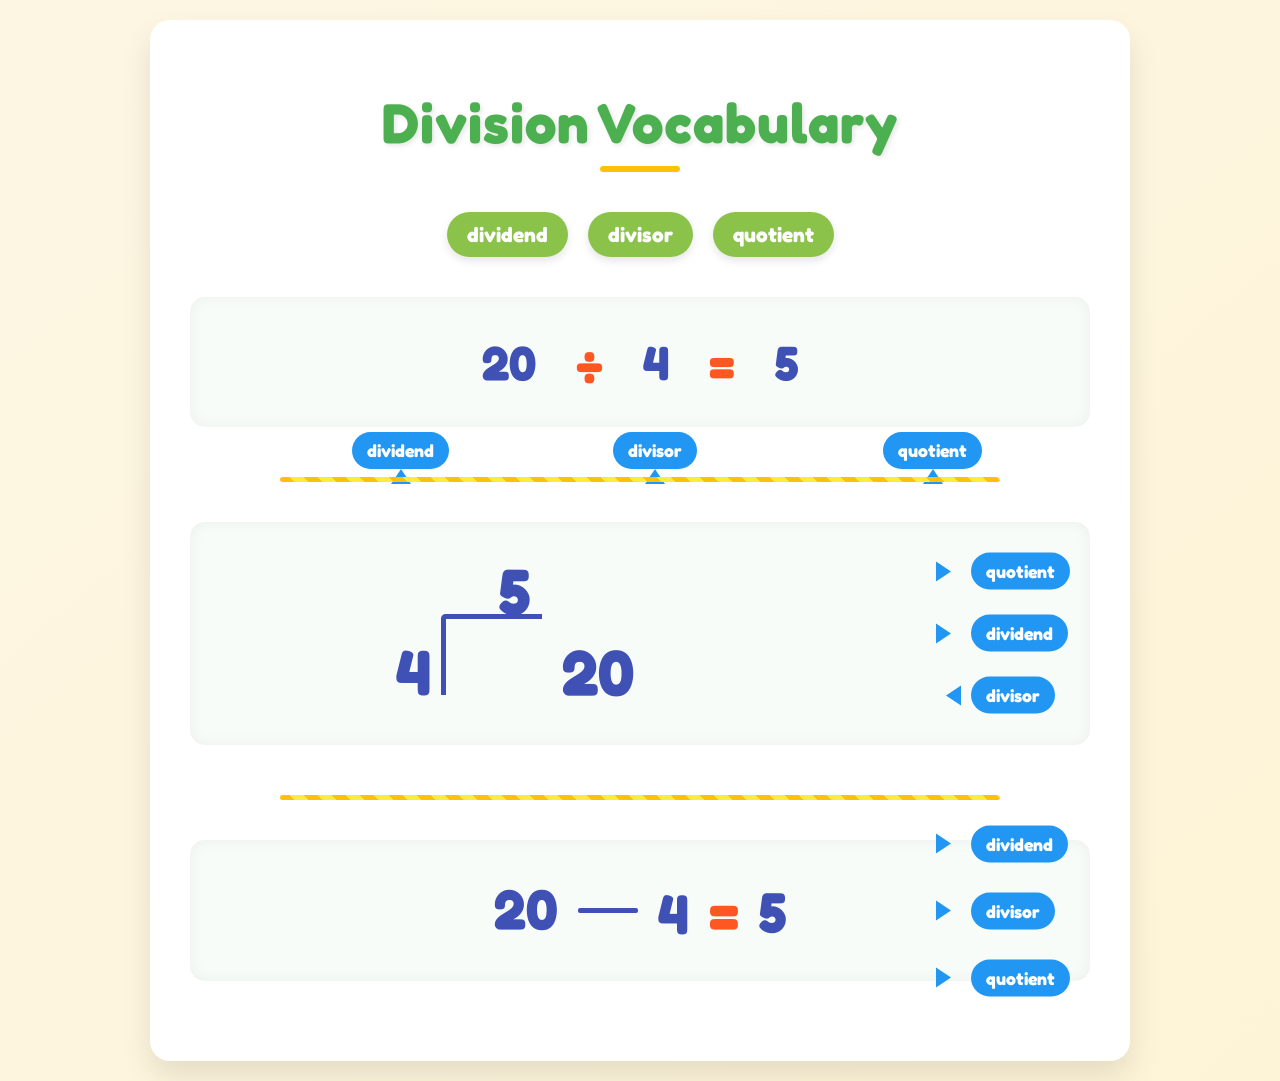
<file: DivisionVocab.html>
<!DOCTYPE html>
<html lang="en">
<head>
    <meta charset="UTF-8">
    <meta name="viewport" content="width=device-width, initial-scale=1.0">
    <title>Division Vocabulary Adventures!</title>
    <!-- Google Font: Fredoka for a friendly, playful look -->
    <link href="https://fonts.googleapis.com/css2?family=Fredoka:wght@400;700&display=swap" rel="stylesheet">
    <style>
        /* General Styling */
        body {
            font-family: 'Fredoka', cursive;
            background: linear-gradient(to bottom right, #fdf6e3, #fdf4d7); /* Light, warm background */
            margin: 0;
            padding: 20px;
            display: flex;
            justify-content: center;
            align-items: flex-start; /* Align content to the top */
            min-height: 100vh;
            color: #333;
            overflow-x: hidden; /* Prevent horizontal scroll */
            box-sizing: border-box; /* Include padding in element's total width and height */
        }

        .container {
            background-color: #fff;
            border-radius: 20px;
            box-shadow: 0 15px 30px rgba(0, 0, 0, 0.1);
            padding: 30px 40px;
            max-width: 900px;
            width: 100%;
            text-align: center;
            position: relative;
            /* Initial state for intro animation */
            opacity: 0;
            transform: translateY(20px);
            animation: fadeInSlideUp 1s forwards ease-out 0.5s; /* Delay to see background */
        }

        /* Intro animation for the whole container */
        @keyframes fadeInSlideUp {
            to {
                opacity: 1;
                transform: translateY(0);
            }
        }

        .title {
            font-size: 3.5em;
            color: #4CAF50; /* Vibrant green */
            margin-bottom: 30px;
            text-shadow: 2px 2px 5px rgba(0,0,0,0.1);
            letter-spacing: 1px;
            position: relative;
            padding-bottom: 10px;
        }
        .title::after {
            content: '';
            display: block;
            width: 80px;
            height: 6px;
            background: #FFC107; /* Orange accent underline */
            margin: 10px auto 0;
            border-radius: 3px;
        }

        /* Term Legend at Top */
        .terms-legend {
            display: flex;
            justify-content: center;
            gap: 20px;
            margin-bottom: 40px;
            opacity: 0; /* Hidden initially for staggered animation */
            transform: translateY(20px);
        }

        .term-box {
            background-color: #8BC34A; /* Lighter green */
            color: white;
            padding: 10px 20px;
            border-radius: 25px;
            font-size: 1.3em;
            font-weight: bold;
            cursor: pointer;
            transition: all 0.3s ease;
            box-shadow: 0 4px 8px rgba(0,0,0,0.1);
        }

        .term-box:hover {
            background-color: #7CB342;
            transform: translateY(-3px) scale(1.02);
            box-shadow: 0 6px 12px rgba(0,0,0,0.15);
        }

        /* Division Examples Sections */
        .division-example {
            margin-bottom: 50px;
            padding: 30px;
            border-radius: 15px;
            background-color: #f8fcf8; /* Very light green tint */
            box-shadow: inset 0 0 15px rgba(0,0,0,0.05);
            display: flex;
            flex-direction: column;
            align-items: center;
            gap: 20px;
            position: relative; /* For positioning labels */
            opacity: 0; /* Hidden initially for staggered animation */
            transform: translateY(20px);
        }

        /* Horizontal Divider */
        .divider {
            width: 80%;
            height: 5px;
            background: repeating-linear-gradient(45deg, #FFC107, #FFC107 10px, #FFEB3B 10px, #FFEB3B 20px);
            border-radius: 3px;
            margin: 40px auto;
            opacity: 0.8;
            opacity: 0; /* Hidden initially for staggered animation */
            transform: translateY(20px);
        }

        /* Equation Number and Operator Styling */
        .equation {
            display: flex;
            align-items: center;
            font-size: 3em;
            font-weight: bold;
            gap: 15px;
        }

        .number {
            color: #3F51B5; /* Blue for numbers */
            padding: 5px 10px;
            border-radius: 8px;
            transition: all 0.3s ease;
            cursor: pointer;
            position: relative;
            z-index: 2; /* Ensure numbers are above general highlighting */
        }

        .number.highlight {
            background-color: #FFEB3B; /* Yellow highlight when active */
            transform: scale(1.1) rotate(2deg);
            box-shadow: 0 0 15px #FFEB3B;
            color: #D32F2F; /* Red color for highlighted number */
        }

        .operator {
            color: #FF5722; /* Orange for operators */
            font-size: 1.2em;
        }

        /* Labels and Arrows Styling */
        .labels {
            display: flex;
            justify-content: center;
            gap: 20px;
            margin-top: 20px;
            flex-wrap: wrap; /* Allow labels to wrap on smaller screens */
        }

        .label-group {
            display: flex;
            align-items: center;
            flex-direction: column; /* Default for top/bottom arrows */
            position: relative;
            z-index: 1; /* Below numbers */
        }

        .label-text {
            background-color: #2196F3; /* Blue for labels */
            color: white;
            padding: 8px 15px;
            border-radius: 20px;
            font-size: 1.1em;
            font-weight: bold;
            cursor: pointer;
            transition: background-color 0.3s ease, transform 0.3s ease;
            white-space: nowrap; /* Prevent wrapping inside label */
        }

        .label-text:hover {
            background-color: #1976D2;
            transform: translateY(-2px);
        }

        /* Common Arrow Styling (using borders for triangles) */
        .arrow {
            width: 0;
            height: 0;
            border-left: 10px solid transparent;
            border-right: 10px solid transparent;
            transition: border-color 0.3s ease;
            position: absolute; /* Position relative to .label-group or its parent */
        }

        /* Arrow pointing up (used in example 1) */
        .arrow-up {
            border-bottom: 15px solid #2196F3;
            top: auto;
            bottom: calc(100% + 5px); /* Position ABOVE label */
            left: 50%;
            transform: translateX(-50%);
        }

        /* Arrow pointing right (used in example 2 & 3) */
        .arrow-right {
            border-top: 10px solid transparent;
            border-bottom: 10px solid transparent;
            border-left: 15px solid #2196F3;
            left: calc(100% + 5px); /* Position to the right of label */
            top: 50%;
            transform: translateY(-50%);
        }

        /* Arrow pointing left (used in example 2) */
        .arrow-left {
            border-top: 10px solid transparent;
            border-bottom: 10px solid transparent;
            border-right: 15px solid #2196F3;
            right: calc(100% + 5px); /* Position to the left of label */
            top: 50%;
            transform: translateY(-50%);
        }

        /* Example 1: Standard Equation (20 ÷ 4 = 5) */
        .example-1 .equation {
            gap: 30px;
        }
        .example-1 .labels {
            position: absolute;
            bottom: -5px; /* Position labels below the equation */
            left: 0;
            width: 100%;
            justify-content: space-around;
            align-items: flex-start;
            flex-wrap: nowrap;
        }
        .example-1 .label-group {
            flex-direction: column-reverse; /* Text below arrow */
            align-items: center;
            position: absolute; /* Absolute positioning for precise placement */
        }
        .example-1 .label-group .arrow {
            position: static; /* Reset absolute positioning from parent */
            transform: none;
            margin-bottom: 5px; /* Space between arrow and text */
        }
        /* Manual positioning for example 1 labels to align with numbers */
        .example-1 .label-group.dividend-label { left: 18%; }
        .example-1 .label-group.divisor-label { left: 47%; }
        .example-1 .label-group.quotient-label { left: 77%; }


        /* Example 2: Long Division (4 | 20 with 5 on top) */
        .example-2 .equation {
            flex-direction: column;
            font-size: 4em;
            gap: 0;
            position: relative;
            width: fit-content;
            margin-right: 250px; /* Space for labels on the side */
        }

        .long-division-top {
            position: relative;
            margin-bottom: -15px; /* Overlap with bar */
        }

        .long-division-bottom {
            display: flex;
            align-items: baseline;
            position: relative;
        }

        .long-division-bar {
            border-top: 5px solid #3F51B5; /* Blue line */
            border-left: 5px solid #3F51B5;
            height: 1.2em; /* Height of the vertical bar */
            width: 1.5em; /* Length of the horizontal bar */
            border-radius: 5px 0 0 0;
            margin-right: 10px;
            box-sizing: content-box;
            display: inline-block;
        }

        .example-2 .labels {
            position: absolute;
            right: 20px;
            top: 50%;
            transform: translateY(-50%);
            flex-direction: column;
            align-items: flex-start;
            gap: 25px;
            margin: 0;
        }

        .example-2 .label-group {
            flex-direction: row; /* Labels beside arrows */
            align-items: center;
            gap: 10px;
        }
        .example-2 .label-group .arrow {
            position: static;
            transform: none;
            margin: 0;
        }
        .example-2 .label-group.divisor-label {
            flex-direction: row-reverse; /* Arrow on the left for divisor */
        }

        /* Example 3: Fraction Division (20 / 4 = 5) */
        .example-3 .equation {
            flex-direction: row;
            align-items: center;
            font-size: 3.5em;
            gap: 10px;
        }

        .fraction-division .number.top-number,
        .fraction-division .number.bottom-number {
            display: block; /* Make numbers stack vertically */
            text-align: center;
            line-height: 1; /* Prevent extra space */
            margin: 0; /* Reset margins */
        }
        .fraction-division .number.top-number { margin-bottom: 5px; } /* Space from line */
        .fraction-division .number.bottom-number { margin-top: 5px; } /* Space from line */


        .fraction-line {
            width: 60px;
            height: 5px;
            background-color: #3F51B5;
            border-radius: 2px;
        }

        .example-3 .labels {
            position: absolute;
            right: 20px;
            top: 50%;
            transform: translateY(-50%);
            flex-direction: column;
            align-items: flex-start;
            gap: 30px;
            margin: 0;
        }

        .example-3 .label-group {
            flex-direction: row;
            align-items: center;
            gap: 10px;
        }
        .example-3 .label-group .arrow {
            position: static;
            transform: none;
            margin: 0;
        }

        /* Active/Highlighting Styles (applied via JS) */
        .term-box.active,
        .label-text.active {
            background-color: #FFC107; /* Orange when active/clicked */
            transform: scale(1.05);
            box-shadow: 0 0 20px #FFC107;
        }
        .label-text.active + .arrow.arrow-up { border-bottom-color: #FFC107 !important; }
        .label-text.active + .arrow.arrow-right { border-left-color: #FFC107 !important; }
        .label-group.divisor-label .label-text.active ~ .arrow.arrow-left { border-right-color: #FFC107 !important; }


        /* Responsive Adjustments for Smaller Screens */
        @media (max-width: 768px) {
            body {
                padding: 10px;
            }
            .container {
                padding: 20px;
                box-shadow: none; /* Lighter shadow on small screens */
            }
            .title {
                font-size: 2.5em;
                margin-bottom: 20px;
            }
            .terms-legend {
                flex-direction: column;
                gap: 10px;
                margin-bottom: 30px;
            }
            .term-box {
                padding: 8px 15px;
                font-size: 1.1em;
            }

            .division-example {
                padding: 20px 10px;
                margin-bottom: 30px;
            }
            .equation {
                font-size: 2em;
                gap: 8px;
                flex-wrap: wrap; /* Allow equation parts to wrap */
                justify-content: center;
            }
            .number {
                padding: 3px 8px;
            }
            .operator {
                font-size: 1em;
            }

            /* Example 1 adjustments */
            .example-1 .labels {
                position: static; /* Remove absolute positioning */
                flex-direction: column;
                justify-content: center;
                align-items: center;
                margin-top: 20px;
                gap: 10px;
            }
            .example-1 .label-group {
                position: static;
                flex-direction: row; /* Label text next to a simplified representation */
                justify-content: center;
                align-items: center;
                width: 100%;
                gap: 5px;
            }
            .example-1 .label-group .arrow {
                display: none; /* Hide complex arrows on small screens for simplicity */
            }

            /* Example 2 & 3 adjustments */
            .example-2 .equation, .example-3 .equation {
                margin-right: 0; /* Remove side margin */
                font-size: 2.5em;
            }
            .example-2 .labels, .example-3 .labels {
                position: static;
                transform: none;
                margin-top: 20px;
                align-items: center;
                gap: 15px;
            }
            .long-division-bar {
                height: 1em;
                width: 1em;
            }
            .fraction-line {
                width: 40px;
            }
        }
    </style>
</head>
<body>
    <div class="container">
        <h1 class="title">Division Vocabulary</h1>

        <!-- Top Legend for terms -->
        <div class="terms-legend">
            <span class="term-box" data-term="dividend">dividend</span>
            <span class="term-box" data-term="divisor">divisor</span>
            <span class="term-box" data-term="quotient">quotient</span>
        </div>

        <!-- Example 1: Standard Equation (20 ÷ 4 = 5) -->
        <div class="division-example example-1">
            <div class="equation">
                <span class="number dividend" data-term="dividend">20</span>
                <span class="operator">÷</span>
                <span class="number divisor" data-term="divisor">4</span>
                <span class="operator">=</span>
                <span class="number quotient" data-term="quotient">5</span>
            </div>
            <div class="labels">
                <!-- Labels are absolutely positioned within .example-1 for precise alignment -->
                <div class="label-group dividend-label">
                    <span class="arrow arrow-up"></span>
                    <span class="label-text" data-term="dividend">dividend</span>
                </div>
                <div class="label-group divisor-label">
                    <span class="arrow arrow-up"></span>
                    <span class="label-text" data-term="divisor">divisor</span>
                </div>
                <div class="label-group quotient-label">
                    <span class="arrow arrow-up"></span>
                    <span class="label-text" data-term="quotient">quotient</span>
                </div>
            </div>
        </div>

        <div class="divider"></div>

        <!-- Example 2: Long Division (4 | 20 with 5 on top) -->
        <div class="division-example example-2">
            <div class="equation long-division">
                <div class="long-division-top">
                    <span class="number quotient" data-term="quotient">5</span>
                </div>
                <div class="long-division-bottom">
                    <span class="number divisor" data-term="divisor">4</span>
                    <span class="long-division-bar"></span>
                    <span class="number dividend" data-term="dividend">20</span>
                </div>
            </div>
            <div class="labels long-division-labels">
                <div class="label-group quotient-label">
                    <span class="arrow arrow-right"></span>
                    <span class="label-text" data-term="quotient">quotient</span>
                </div>
                <div class="label-group dividend-label">
                    <span class="arrow arrow-right"></span>
                    <span class="label-text" data-term="dividend">dividend</span>
                </div>
                <div class="label-group divisor-label">
                    <span class="label-text" data-term="divisor">divisor</span>
                    <span class="arrow arrow-left"></span>
                </div>
            </div>
        </div>

        <div class="divider"></div>

        <!-- Example 3: Fraction Division (20 / 4 = 5) -->
        <div class="division-example example-3">
            <div class="equation fraction-division">
                <span class="number dividend top-number" data-term="dividend">20</span>
                <span class="fraction-line"></span>
                <span class="number divisor bottom-number" data-term="divisor">4</span>
                <span class="operator">=</span>
                <span class="number quotient" data-term="quotient">5</span>
            </div>
            <div class="labels fraction-labels">
                <div class="label-group dividend-label">
                    <span class="arrow arrow-right"></span>
                    <span class="label-text" data-term="dividend">dividend</span>
                </div>
                <div class="label-group divisor-label">
                    <span class="arrow arrow-right"></span>
                    <span class="label-text" data-term="divisor">divisor</span>
                </div>
                <div class="label-group quotient-label">
                    <span class="arrow arrow-right"></span>
                    <span class="label-text" data-term="quotient">quotient</span>
                </div>
            </div>
        </div>
    </div>

    <script>
        document.addEventListener('DOMContentLoaded', () => {
            const termBoxes = document.querySelectorAll('.term-box');
            const labelTexts = document.querySelectorAll('.label-text');
            const numbers = document.querySelectorAll('.number');

            // Function to clear all highlights
            function clearHighlights() {
                termBoxes.forEach(box => box.classList.remove('active'));
                labelTexts.forEach(label => label.classList.remove('active'));
                numbers.forEach(num => num.classList.remove('highlight'));
            }

            // Function to apply highlights based on a specific term (e.g., 'dividend')
            function applyHighlights(term) {
                clearHighlights(); // Clear previous highlights first

                // Highlight term boxes in the top legend
                document.querySelectorAll(`.term-box[data-term="${term}"]`).forEach(box => {
                    box.classList.add('active');
                });

                // Highlight labels next to the numbers
                document.querySelectorAll(`.label-text[data-term="${term}"]`).forEach(label => {
                    label.classList.add('active');
                });

                // Highlight the numbers themselves
                document.querySelectorAll(`.number.${term}`).forEach(num => {
                    num.classList.add('highlight');
                });
            }

            // Event listeners for term boxes (top legend)
            termBoxes.forEach(box => {
                box.addEventListener('click', () => {
                    const term = box.dataset.term;
                    applyHighlights(term);
                });
            });

            // Event listeners for label texts (next to numbers)
            labelTexts.forEach(label => {
                label.addEventListener('click', () => {
                    const term = label.dataset.term;
                    applyHighlights(term);
                });
            });

            // Event listeners for numbers (20, 4, 5)
            numbers.forEach(num => {
                num.addEventListener('click', () => {
                    const term = num.dataset.term;
                    applyHighlights(term);
                });
            });

            // Staggered animation for main content sections on load
            const elementsToAnimate = document.querySelectorAll('.terms-legend, .division-example, .divider');
            elementsToAnimate.forEach((el, index) => {
                // Apply the animation with a delay
                el.style.animation = `fadeInSlideUp 0.8s forwards ease-out ${1 + index * 0.2}s`;
            });

            // If a highlight is active, clicking anywhere else on the document clears it.
            document.addEventListener('click', (event) => {
                const clickedElement = event.target;
                const isClickInsideInteractiveElement =
                    clickedElement.closest('.term-box') ||
                    clickedElement.closest('.label-text') ||
                    clickedElement.closest('.number');

                if (!isClickInsideInteractiveElement) {
                    clearHighlights();
                }
            });
        });
    </script>
</body>
</html>
</file>
<file: styles.css>
:root {
  --green: #07552d;
  --green-dark: #053e22;
  --ink: #141914;
  --muted: #4d6050;
  --paper: #ffffff;
  --soft: #fff7e8;
  --line: #d9cebb;
  --red: #a62222;
  --yellow: #ffdc37;
  --blue: #e0f2ff;
  --round-0: #ff9c20;
  --round-1: #70d451;
  --round-2: #ffdc37;
  --round-3: #39aff2;
  --round-4: #b8a1ef;
  --coral: #ff777a;
  --remainder: #d8b4ec;
  --text-base: 22px;
  --text-small: 18px;
  --text-label: 15px;
}
* { box-sizing: border-box; }
html { font-size: var(--text-base); }
body { margin: 0; padding: clamp(12px, 2vw, 28px); background: var(--soft); color: var(--ink); font-family: 'Trebuchet MS', Verdana, sans-serif; line-height: 1.5; }
button, input { font: inherit; }
button { min-height: 48px; padding: 10px 18px; border: 1.5px solid var(--green); border-radius: 10px; color: var(--green-dark); background: #fffdf8; font-weight: 700; cursor: pointer; line-height: 1.2; }
button:hover { background: #eff7e7; }
button:disabled { opacity: .5; cursor: default; }
:focus-visible { outline: 3px solid #195dcc; outline-offset: 4px; }
.primary, .tab-button.active { background: var(--green); color: white; }
.primary:hover, .tab-button.active:hover { background: var(--green-dark); }
input { min-width: 0; border: 2px solid var(--line); border-radius: 8px; padding: 10px 14px; background: white; color: var(--ink); }
.app { width: min(1440px, 100%); margin: auto; }
.brand { display: flex; align-items: center; justify-content: space-between; gap: 16px; margin-bottom: 18px; }
.brand h1 { margin: 0; padding: 8px 20px; background: var(--green-dark); color: white; border-radius: 12px; font-size: clamp(28px, 3.8vw, 54px); line-height: 1.2; letter-spacing: -.04em; }
.version { font-size: var(--text-small); letter-spacing: .03em; color: var(--muted); margin-right: auto; }
.tabs { display: flex; gap: 8px; border-bottom: 3px solid var(--green); margin-bottom: 18px; }
.tab-button { min-width: 220px; border-bottom-left-radius: 0; border-bottom-right-radius: 0; font-size: clamp(20px, 2.3vw, 30px); }
.teacher-drawer { padding: 18px; border: 1px solid var(--line); border-radius: 12px; background: white; margin-bottom: 18px; }
.controls { display: flex; flex-wrap: wrap; align-items: center; gap: 8px; margin-bottom: 16px; }
.controls input { flex: 1 1 230px; }
.sample-bank { display: grid; gap: 10px; }
.sample-band { display: grid; grid-template-columns: 155px 1fr; align-items: center; gap: 10px; }
.sample-label { font-size: var(--text-small); font-weight: 700; color: var(--muted); }
.sample-buttons, .sample-row { display: flex; flex-wrap: wrap; gap: 8px; }
.sample-buttons button, .sample-row button { background: #f3f5ee; border: 1px solid var(--line); font-size: var(--text-small); }
.problem-heading { display: flex; justify-content: center; margin: 0 0 18px; }
.problem-heading span { padding: 3px 42px; border-radius: 16px; background: #d6edc1; font-size: clamp(34px, 4.5vw, 64px); font-weight: 800; line-height: 1.35; }
.long-work-area { display: grid; grid-template-columns: minmax(0, 1.35fr) minmax(340px, 1fr); gap: 18px; align-items: start; }
.board-column { min-width: 0; }
.practice-controls { display: grid; grid-template-columns: minmax(0, 1fr) auto; gap: 6px 10px; align-items: center; margin-bottom: 12px; }
.practice-controls label { grid-column: 1 / -1; font-size: var(--text-small); color: var(--muted); }
.practice-controls select { min-width: 0; width: 100%; min-height: 48px; padding: 8px; border: 1px solid var(--green); border-radius: 8px; color: var(--green-dark); background: white; font: inherit; font-size: var(--text-small); }
.practice-controls button { font-size: var(--text-small); padding-inline: 12px; }
.practice-controls p { grid-column: 1 / -1; margin: 0; font-size: var(--text-small); color: var(--muted); }
#longBoard { min-width: 0; background: white; border: 2px solid var(--line); border-radius: 16px; padding: clamp(16px, 2.6vw, 38px); overflow-x: auto; }
.division-board { --cell-size: clamp(35.2px, 4.16vw, 62.4px); --cell-gap: clamp(6px, .8vw, 12px); position: relative; display: grid; grid-template-columns: auto auto; width: max-content; max-width: none; margin: 0 auto; gap: 0 8px; isolation: isolate; }
.house { --house-pad: 14px; position: relative; }
.tile { display: grid; place-items: center; width: var(--cell-size); height: var(--cell-size); border-radius: 10px; font-size: calc(var(--cell-size) * .76); line-height: 1; font-weight: 800; font-variant-numeric: tabular-nums; color: #101410; background: var(--tile-color); position: relative; z-index: 1; }
.tile.empty { border: 2px dashed #aaa69e; background: #fcfbf8; }
.tile.board-entry { border: 2px solid var(--green); background: #fffaf0; }
.board-entry .board-answer { position: absolute; inset: 0; width: 100%; height: 100%; padding: 0; border: 0; border-radius: inherit; background: transparent; font: inherit; text-align: center; appearance: none; }
.board-placeholder { position: absolute; inset: 0; display: grid; place-items: center; color: var(--green); opacity: .65; pointer-events: none; }
.board-answer:not(:placeholder-shown) + .board-placeholder { display: none; }
.tile.active-tile { outline: 3px solid var(--green-dark); outline-offset: 3px; }
.tile.blank { visibility: hidden; }
.divisor-tile { background: var(--coral); margin-top: calc(var(--cell-size) + 24px); min-width: var(--cell-size); width: auto; padding-inline: 6px; }
.quotient-line, .dividend-line, .work-number-row { display: grid; grid-template-columns: repeat(var(--digit-count), var(--cell-size)); gap: var(--cell-gap); position: relative; }
.quotient-line { padding: 0 8px 12px var(--house-pad); border-bottom: 5px solid var(--ink); }
.dividend-line { border-left: 5px solid var(--ink); padding: 8px 8px 0 calc(var(--house-pad) - 5px); }
.formal-work { padding-left: var(--house-pad); padding-right: 8px; padding-top: 8px; }
.work-number-row { margin-bottom: 8px; }
.work-number-row.has-minus::before { content: '−'; position: absolute; right: calc(100% - var(--minus-column) * (var(--cell-size) + var(--cell-gap)) + 5px); top: 50%; transform: translateY(-50%); font-size: calc(var(--cell-size) * .65); line-height: 1; font-weight: 700; z-index: 2; }
.rule-row { height: 10px; margin: 0 0 8px; }
.work-rule { display: block; height: 4px; background: var(--ink); grid-column: var(--rule-start) / var(--rule-end); align-self: start; }
.quotient-remainder { position: absolute; left: calc(100% + 12px); bottom: 12px; display: flex; align-items: center; gap: 8px; font-size: var(--text-small); font-weight: 700; }
.quotient-remainder .tile { background: var(--remainder); }
.division-board.with-remainder { margin-right: calc(var(--cell-size) + 42px); }
.arrow-layer { position: absolute; inset: 0; width: 100%; height: 100%; overflow: visible; pointer-events: none; z-index: 0; }
.lesson-column { position: sticky; top: 16px; min-width: 0; }
.lesson-card { border: 2px solid var(--line); border-radius: 16px; padding: clamp(16px, 2vw, 28px); background: #fffcf6; }
.step-rail { display: grid; grid-template-columns: repeat(4, 1fr); gap: 6px; padding: 0; margin: 0 0 24px; list-style: none; }
.step-rail li { display: grid; place-items: center; min-height: 66px; text-align: center; border: 1.5px solid var(--green); border-radius: 10px; padding: 6px; font-size: clamp(15px, 1.5vw, 22px); font-weight: 700; line-height: 1.2; color: var(--green-dark); }
.step-rail .current { background: #d6f3ac; box-shadow: inset 0 0 0 2px var(--green); }
.step-title { margin: 0 0 12px; font-size: clamp(28px, 3.1vw, 46px); line-height: 1.15; letter-spacing: -.03em; }
.step-prompt { margin: 0 0 22px; color: var(--muted); font-size: var(--text-base); }
.field { display: grid; justify-items: center; gap: 8px; }
.field label { color: var(--muted); font-size: var(--text-small); }
.field input { width: min(230px, 100%); height: 90px; font-size: 44px; text-align: center; border: 3px solid var(--green-dark); }
.step-actions { margin-top: 18px; }
.step-actions .primary { width: 100%; font-size: 30px; min-height: 64px; }
.secondary-actions, .lesson-tools { display: flex; gap: 12px; margin-top: 14px; }
.secondary-actions button, .lesson-tools button { flex: 1; min-width: 0; }
.feedback { margin: 16px 0 0; border-radius: 10px; padding: 12px; font-size: var(--text-base); font-weight: 700; line-height: 1.4; }
.feedback:empty { display: none; }
.feedback.good { color: var(--green-dark); background: #dcf5bd; }
.feedback.bad { color: #7a1818; background: #ffebe5; }
.working-lines { margin-top: 20px; font-size: var(--text-small); color: var(--muted); }
.working-lines summary { cursor: pointer; min-height: 44px; padding: 8px 0; }
.working-lines .working-list { border-top: 1px solid var(--line); max-height: 200px; overflow-y: auto; }
.working-list div { padding: 6px 0; border-bottom: 1px solid var(--line); }
.completion { font-size: 28px; }
.work-area:not(.long-work-area) { background: white; border: 2px solid var(--line); border-radius: 16px; padding: 30px 16px; overflow-x: auto; }
.short-grid { display: flex; justify-content: center; align-items: flex-end; gap: 10px; font-size: 50px; padding: 20px 0; width: max-content; min-width: 100%; }
.short-grid .divisor { line-height: 1; padding-bottom: 5px; }
.short-house { display: grid; }
.short-quotient, .short-dividend { display: flex; gap: 8px; padding-left: 12px; }
.short-quotient { align-items: end; border-bottom: 4px solid var(--ink); padding-bottom: 8px; }
.short-dividend { border-left: 4px solid var(--ink); padding-top: 28px; }
.short-digit { position: relative; width: 50px; text-align: center; }
.q-box { width: 50px; height: 62px; padding: 0; font-size: 34px; text-align: center; background: var(--blue); }
.carry { position: absolute; top: -22px; left: -10px; width: 36px; height: 30px; padding: 0; font-size: 20px; text-align: center; color: var(--red); background: #fff1f1; }
.scratchpad { padding: 18px; margin-top: 20px; background: white; border: 2px solid var(--line); border-radius: 16px; }
.scratchpad h2 { margin: 0 0 14px; font-size: 30px; }
.tools { display: flex; flex-wrap: wrap; gap: 8px; margin-bottom: 12px; }
canvas { width: 100%; height: 320px; border: 2px solid var(--line); border-radius: 10px; touch-action: none; cursor: crosshair; }
.hidden { display: none !important; }
@media (max-width: 900px) {
  .long-work-area { grid-template-columns: 1fr; }
  .division-board { --cell-size: clamp(35.2px, 6.4vw, 52.8px); }
  .lesson-column { position: static; }
  .step-title { font-size: 32px; }
  .step-rail li { font-size: 20px; }
  .brand { flex-wrap: wrap; }
  .version { display: none; }
  .tab-button { min-width: 0; flex: 1; }
}
@media (min-width: 901px) and (max-width: 1200px) {
  body { padding: 12px; }
  .brand, .tabs, .problem-heading { margin-bottom: 8px; }
  .brand h1 { font-size: 32px; }
  .tab-button { font-size: 22px; }
  .problem-heading span { font-size: 32px; }
  .lesson-card { padding: 14px; }
  .step-rail { margin-bottom: 10px; }
  .step-rail li { min-height: 48px; }
  .step-title { font-size: 28px; margin-bottom: 8px; }
  .step-prompt { margin-bottom: 12px; }
  .field { gap: 4px; }
  .field input { height: 64px; font-size: 34px; }
  .step-actions { margin-top: 12px; }
  .step-actions .primary { min-height: 52px; font-size: 26px; }
  .working-lines { margin-top: 8px; }
  .secondary-actions, .lesson-tools { margin-top: 10px; }
  .feedback { margin-top: 10px; padding: 8px; font-size: 20px; }
}
@media (max-width: 520px) {
  body { padding: 10px; }
  .brand h1 { font-size: 28px; padding: 10px 12px; }
  .brand { gap: 10px; }
  .brand button { width: 100%; }
  .tabs { gap: 6px; }
  .tab-button { font-size: 20px; padding-inline: 8px; }
  #longBoard { padding: 18px 12px; }
  .division-board { --cell-size: 35.2px; --cell-gap: 6px; }
  .tile { border-radius: 6px; }
  .problem-heading span { font-size: 34px; padding-inline: 24px; }
  .sample-band { grid-template-columns: 1fr; }
  .controls input { flex-basis: 100%; width: 100%; }
  .controls button { flex: 1; }
  .step-rail { gap: 4px; }
  .step-rail li { font-size: 16px; }
  .step-title { font-size: 30px; }
  .secondary-actions, .lesson-tools { gap: 8px; }
  .lesson-tools button { font-size: 18px; padding-inline: 8px; }
}
@media (prefers-reduced-motion: reduce) { * { scroll-behavior: auto !important; } }

/* Keep board actions available when the teaching explanations are collapsed. */
.long-heading-row { position: relative; }
#lessonToggle { position: absolute; right: 0; top: 0; font-size: var(--text-small); }
@media (max-width: 520px) {
  .long-heading-row { display: flex; flex-wrap: wrap; align-items: center; justify-content: space-between; gap: 8px; margin-bottom: 12px; }
  .long-heading-row .problem-heading { margin-bottom: 0; }
  #lessonToggle { position: static; }
}
.help-collapsed .long-work-area { grid-template-columns: minmax(0, 1fr); }
.help-collapsed .lesson-column { position: static; }
.help-collapsed #longStepArea > :not(.step-actions):not(.completion),
.help-collapsed .lesson-card:has(#longStepArea:empty) { display: none; }
.help-collapsed .lesson-card { padding: 12px; }
.help-collapsed .step-actions { margin-top: 0; }
.help-collapsed .step-actions .primary { min-height: 48px; font-size: 24px; }
</file>
